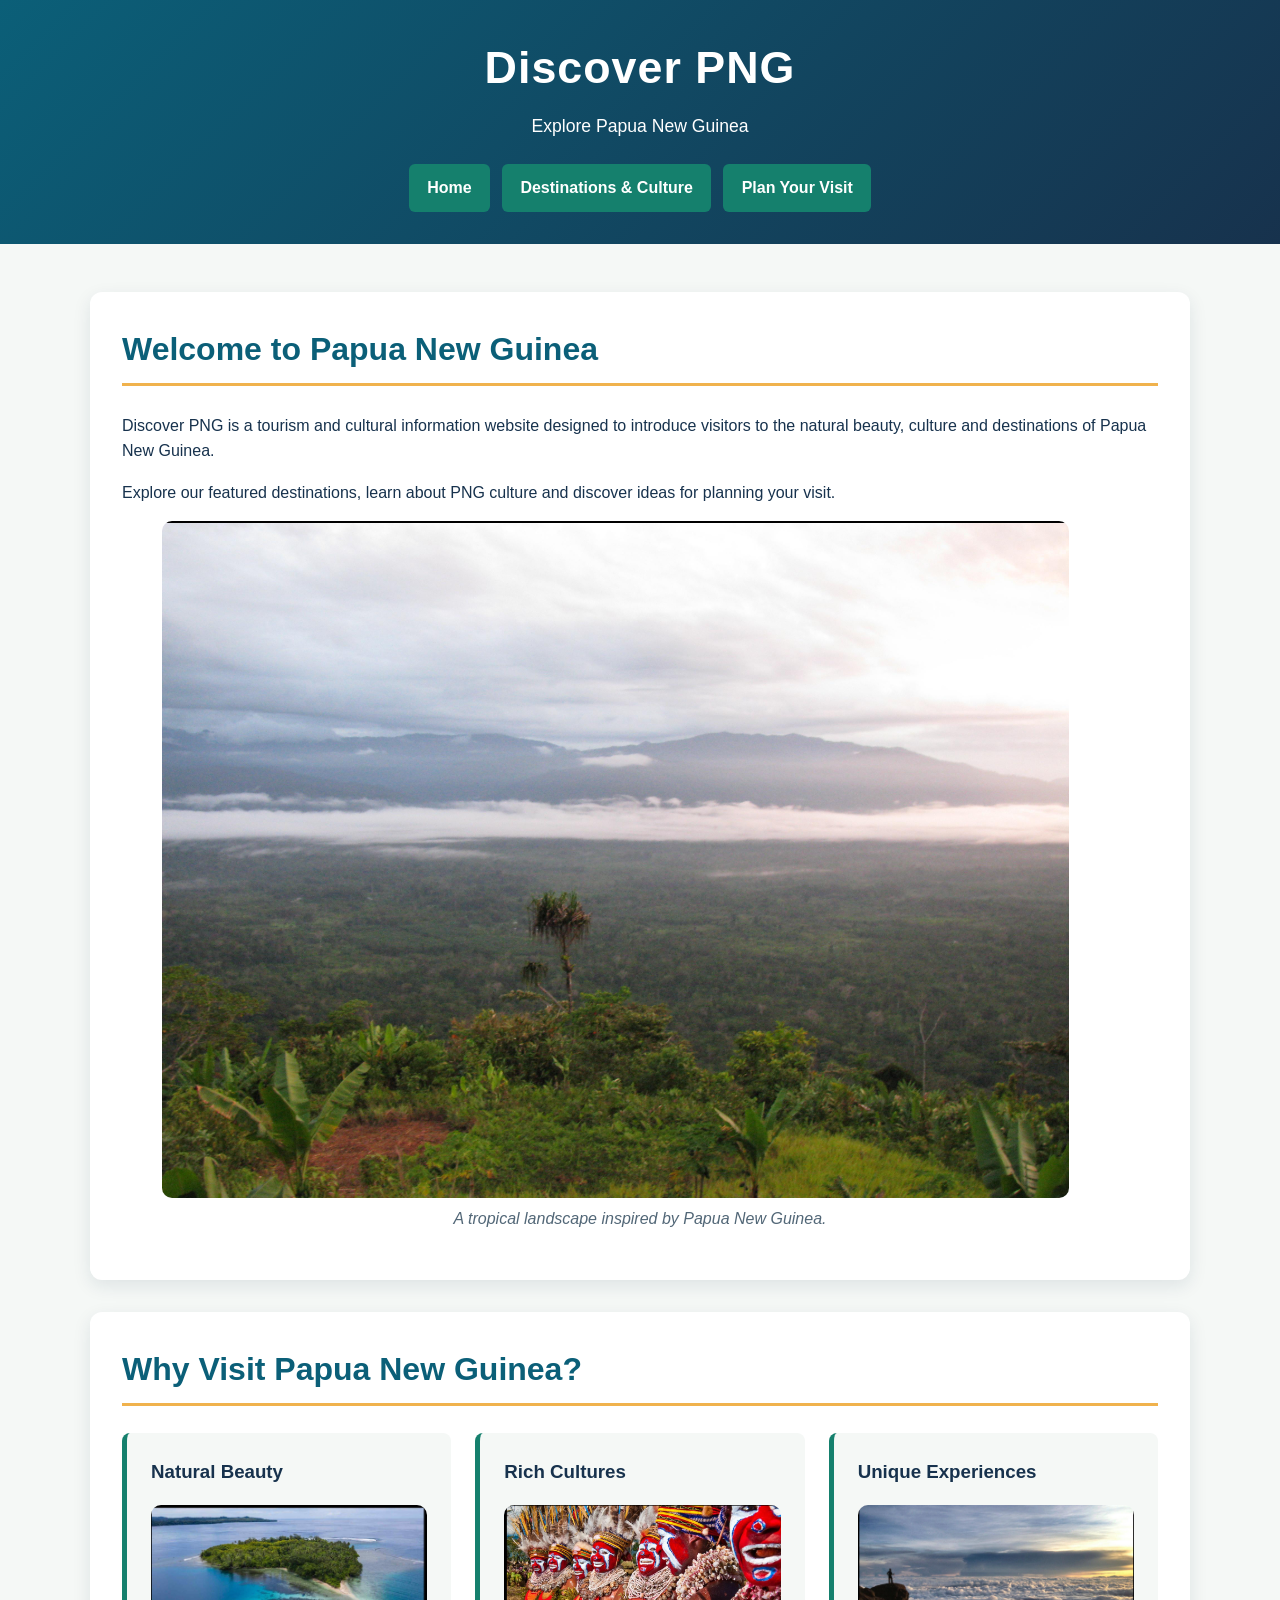
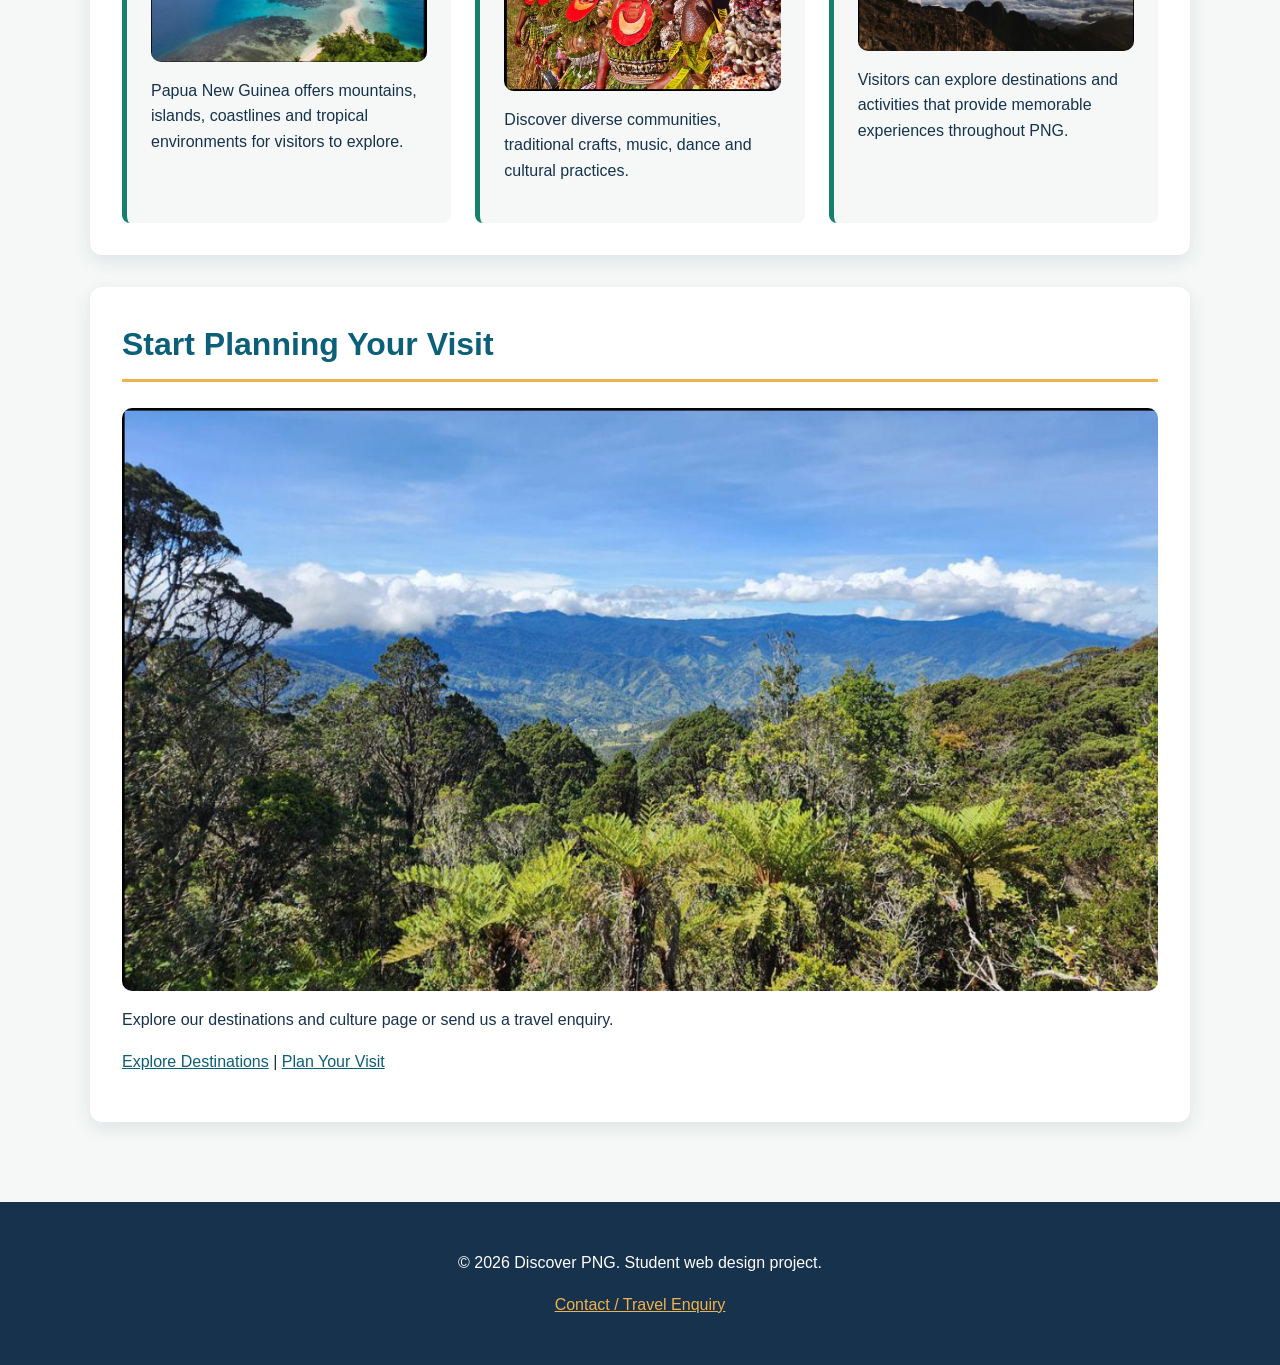
<file: index.html>
<!DOCTYPE html>
<html lang="en">

<head>
    <meta charset="UTF-8">

    <meta name="viewport" content="width=device-width, initial-scale=1.0">

    <meta name="description"
          content="Discover PNG is a tourism and cultural information website introducing Papua New Guinea's destinations, culture and travel experiences.">

    <title>Discover PNG | Explore Papua New Guinea</title>
    <link rel="stylesheet" href="css/style.css">
</head>
<body>

<header>
    <h1>Discover PNG</h1>
    <p>Explore Papua New Guinea</p>

    <nav aria-label="Main navigation">
        <ul>
            <li><a href="index.html" aria-current="page">Home</a></li>
            <li><a href="destinations.html">Destinations &amp; Culture</a></li>
            <li><a href="contact.html">Plan Your Visit</a></li>
        </ul>
    </nav>
</header>

<main>

    <section>
        <h2>Welcome to Papua New Guinea</h2>

        <p>
            Discover PNG is a tourism and cultural information website
            designed to introduce visitors to the natural beauty, culture
            and destinations of Papua New Guinea.
        </p>

        <p>
            Explore our featured destinations, learn about PNG culture
            and discover ideas for planning your visit.
        </p>

        <figure>
            <img src="assets/kokoda.png"
                 alt="Kokoda Track landscape in Papua New Guinea">
            <figcaption>
                A tropical landscape inspired by Papua New Guinea.
            </figcaption>
        </figure>
    </section>

    <section>
        <h2>Why Visit Papua New Guinea?</h2>
        <div class="feature-grid">

        <article>
            <h3>Natural Beauty</h3>

            <img src="assets/beach.png"
                 alt="Tropical beach and islands in Papua New Guinea">

            <p>
                Papua New Guinea offers mountains, islands, coastlines
                and tropical environments for visitors to explore.
            </p>
        </article>

        <article>
            <h3>Rich Cultures</h3>

            <img src="assets/culture.png"
                 alt="Traditional cultural celebration in Papua New Guinea">

            <p>
                Discover diverse communities, traditional crafts,
                music, dance and cultural practices.
            </p>
        </article>

        <article>
            <h3>Unique Experiences</h3>

            <img src="assets/mount-wilhelm.png"
                 alt="Mount Wilhelm in the Papua New Guinea Highlands">

            <p>
                Visitors can explore destinations and activities that
                provide memorable experiences throughout PNG.
            </p>
        </article>
        </div>
    </section>

    <section>
        <h2>Start Planning Your Visit</h2>
        <img src="assets/port-moresby.png"
             alt="Port Moresby, Papua New Guinea">
        <p>
            Explore our destinations and culture page or send us a
            travel enquiry.
        </p>

        <p>
            <a href="destinations.html">Explore Destinations</a>
            |
            <a href="contact.html">Plan Your Visit</a>
        </p>
    </section>

</main>

<footer>
    <p>&copy; 2026 Discover PNG. Student web design project.</p>

    <p>
        <a href="contact.html">Contact / Travel Enquiry</a>
    </p>
</footer>

</body>
</html>
</file>
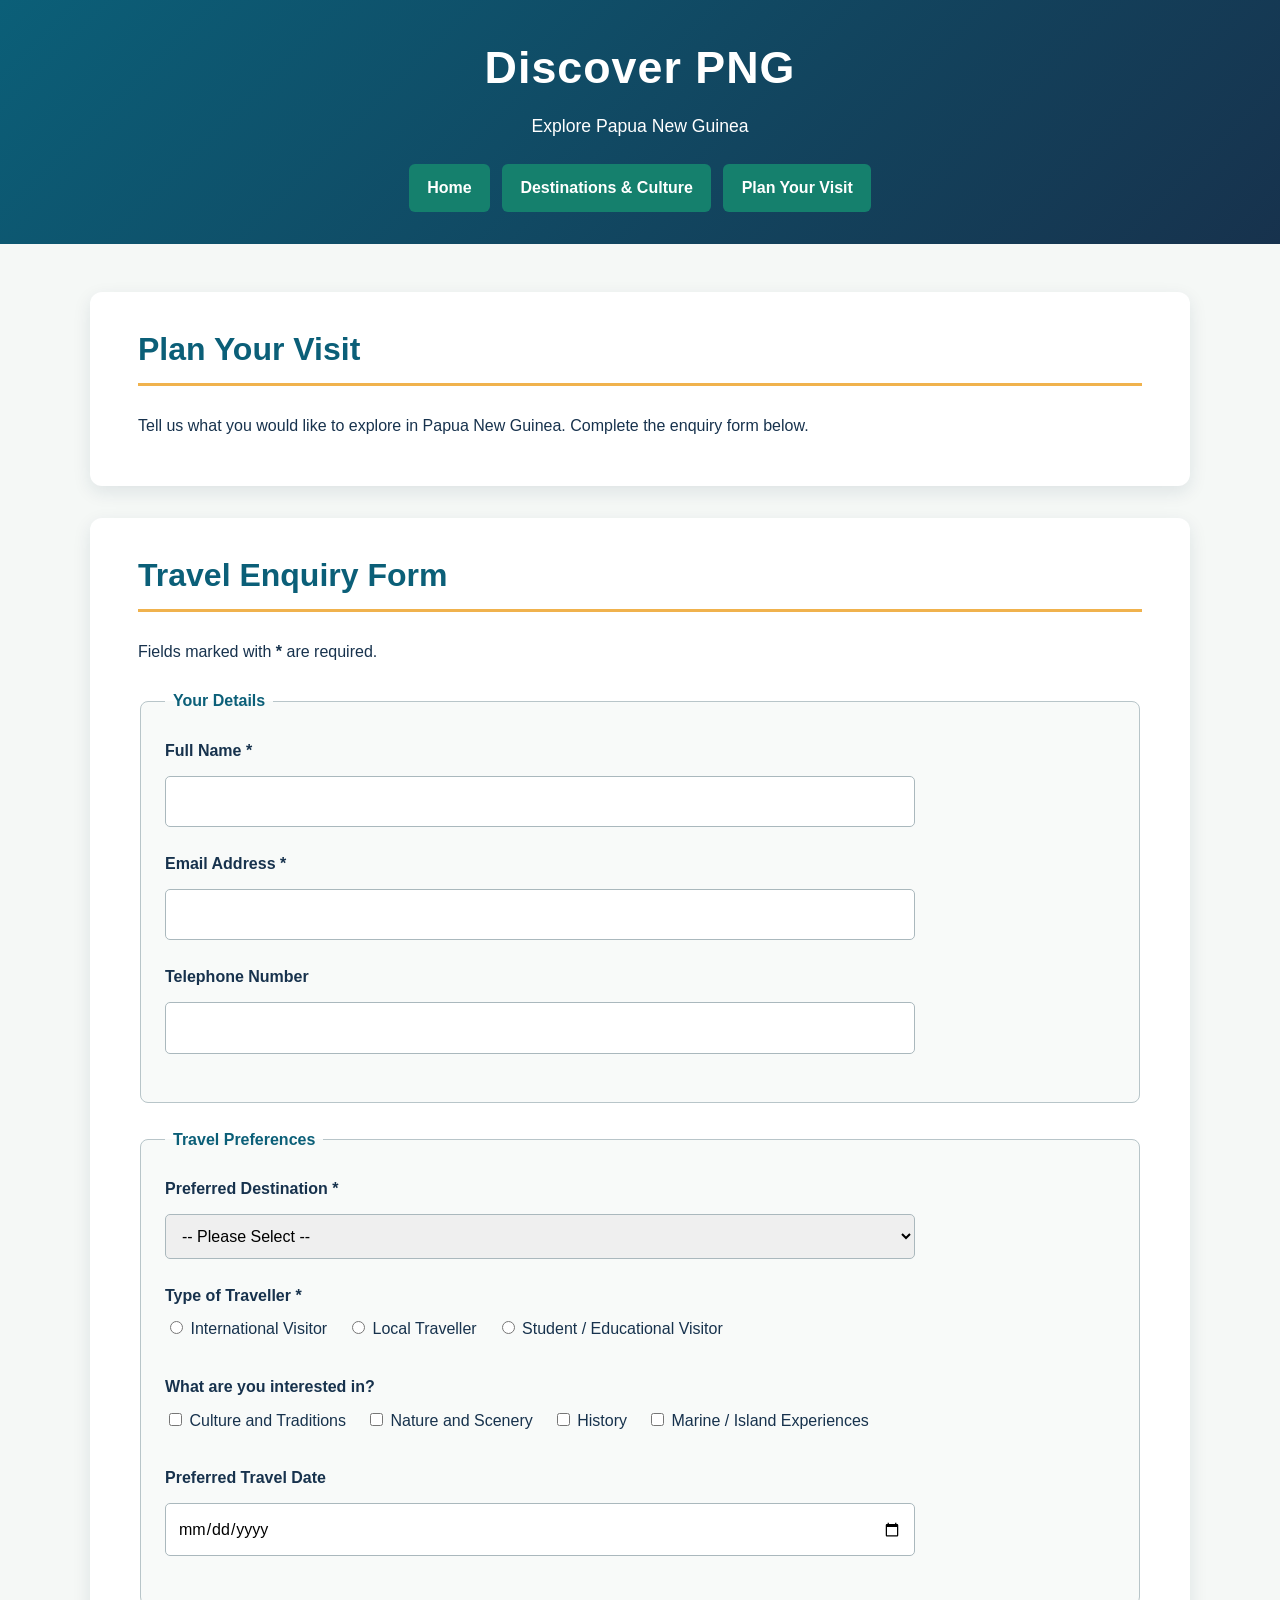
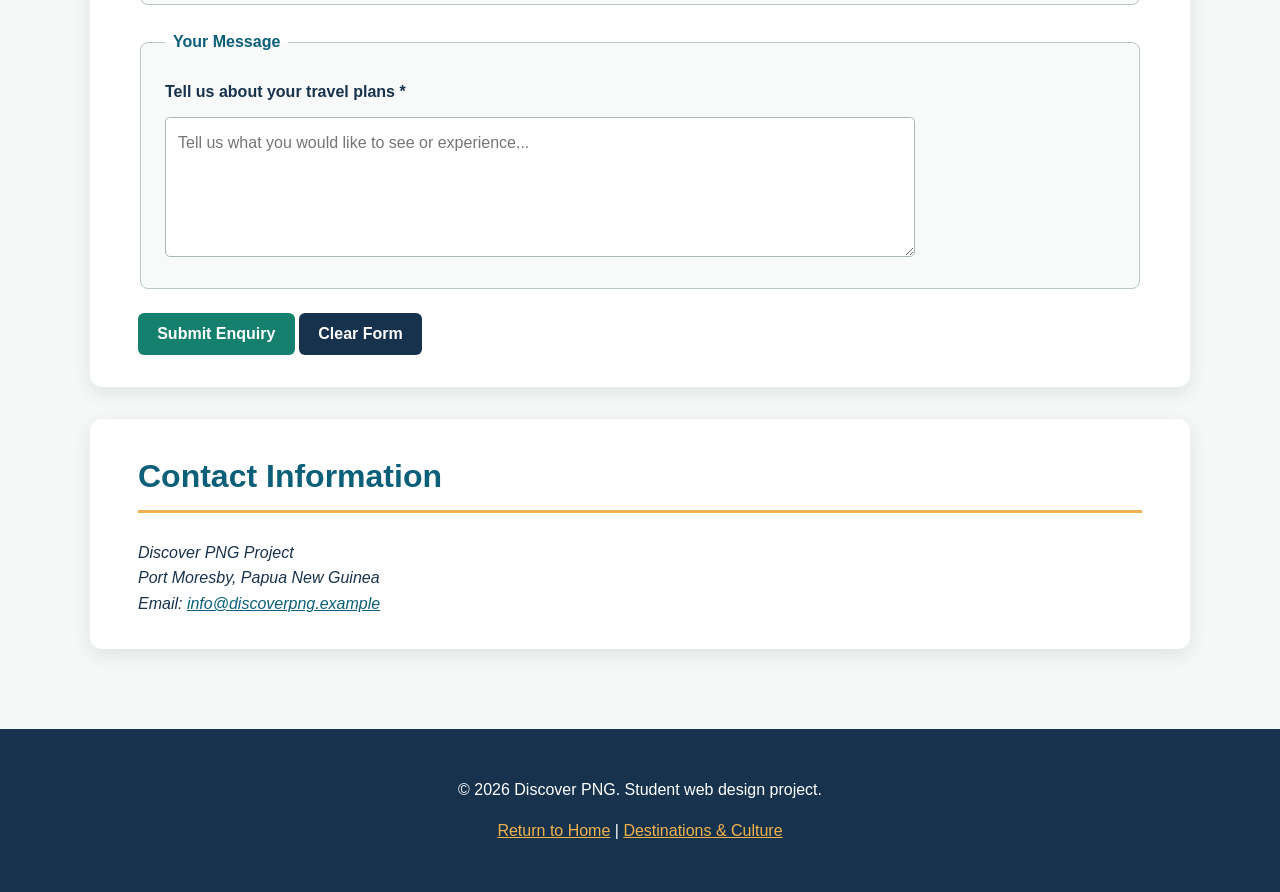
<file: contact.html>
<!DOCTYPE html>
<html lang="en">

<head>
    <meta charset="UTF-8">

    <meta name="viewport" content="width=device-width, initial-scale=1.0">

    <meta name="description"
          content="Send a travel enquiry to Discover PNG and share your preferred destination and activities.">

    <title>Plan Your Visit | Discover PNG</title>

    <link rel="stylesheet" href="css/style.css">
</head>

<body>

<header class="site-header">
    <div class="container">

        <h1>Discover PNG</h1>
        <p class="tagline">Explore Papua New Guinea</p>

        <nav aria-label="Main navigation">
            <ul class="nav-list">
                <li><a href="index.html">Home</a></li>
                <li><a href="destinations.html">Destinations &amp; Culture</a></li>
                <li><a href="contact.html" aria-current="page">Plan Your Visit</a></li>
            </ul>
        </nav>

    </div>
</header>

<main>

    <section class="page-banner">
        <div class="container">

            <h2>Plan Your Visit</h2>

            <p>
                Tell us what you would like to explore in Papua New Guinea.
                Complete the enquiry form below.
            </p>

        </div>
    </section>

    <section class="section">
        <div class="container form-section">

            <h2>Travel Enquiry Form</h2>

            <p class="form-intro">
                Fields marked with <strong>*</strong> are required.
            </p>
            <p id="form-feedback" role="status" aria-live="polite"></p>
            <form action="#" method="post">
                <fieldset>

                    <legend>Your Details</legend>

                    <div class="form-group">
                        <label for="full-name">Full Name *</label>

                        <input
                                type="text"
                                id="full-name"
                                name="full_name"
                                required
                                minlength="2"
                                autocomplete="name">
                    </div>

                    <div class="form-group">
                        <label for="email">Email Address *</label>

                        <input
                                type="email"
                                id="email"
                                name="email"
                                required
                                autocomplete="email">
                    </div>

                    <div class="form-group">
                        <label for="phone">Telephone Number</label>

                        <input
                                type="tel"
                                id="phone"
                                name="phone"
                                autocomplete="tel">
                    </div>

                </fieldset>

                <fieldset>

                    <legend>Travel Preferences</legend>

                    <div class="form-group">

                        <label class="form-label" for="destination">
                            Preferred Destination *
                        </label>

                        <select
                                id="destination"
                                name="destination"
                                required>

                            <option value="">
                                -- Please Select --
                            </option>

                            <option value="port-moresby">
                                Port Moresby
                            </option>

                            <option value="kokoda">
                                Kokoda
                            </option>

                            <option value="milne-bay">
                                Milne Bay
                            </option>

                            <option value="other">
                                Other / Not Sure
                            </option>

                        </select>

                    </div>

                    <div class="form-group">

                        <p class="form-label">
                            Type of Traveller *
                        </p>

                        <div class="choice-group">

                            <label>
                                <input
                                        type="radio"
                                        name="traveller_type"
                                        value="international"
                                        required>
                                International Visitor
                            </label>

                            <label>
                                <input
                                        type="radio"
                                        name="traveller_type"
                                        value="local">
                                Local Traveller
                            </label>

                            <label>
                                <input
                                        type="radio"
                                        name="traveller_type"
                                        value="student">
                                Student / Educational Visitor
                            </label>

                        </div>

                    </div>

                    <div class="form-group">

                        <p class="form-label">
                            What are you interested in?
                        </p>

                        <div class="choice-group">

                            <label>
                                <input
                                        type="checkbox"
                                        name="interest"
                                        value="culture">
                                Culture and Traditions
                            </label>

                            <label>
                                <input
                                        type="checkbox"
                                        name="interest"
                                        value="nature">
                                Nature and Scenery
                            </label>

                            <label>
                                <input
                                        type="checkbox"
                                        name="interest"
                                        value="history">
                                History
                            </label>

                            <label>
                                <input
                                        type="checkbox"
                                        name="interest"
                                        value="marine">
                                Marine / Island Experiences
                            </label>

                        </div>

                    </div>

                    <div class="form-group">

                        <label for="travel-date">
                            Preferred Travel Date
                        </label>

                        <input
                                type="date"
                                id="travel-date"
                                name="travel_date">

                    </div>

                </fieldset>

                <fieldset>
                    <legend>Your Message</legend>
                    <div class="message-field">
                        <label for="message">Tell us about your travel plans *</label>
                        <div>
        <textarea id="message"
                  name="message"
                  placeholder="Tell us what you would like to see or experience..."
                  required></textarea>
                        </div>
                    </div>
                </fieldset>

                <button class="button" type="submit">
                    Submit Enquiry
                </button>

                <button class="button secondary" type="reset">
                    Clear Form
                </button>

            </form>

        </div>
    </section>

    <section class="section">
        <div class="container">

            <h2>Contact Information</h2>

            <address>
                Discover PNG Project<br>
                Port Moresby, Papua New Guinea<br>
                Email:
                <a href="mailto:info@discoverpng.example">
                    info@discoverpng.example
                </a>
            </address>

        </div>
    </section>

</main>

<footer class="site-footer">
    <div class="container">

        <p>
            &copy; 2026 Discover PNG.
            Student web design project.
        </p>

        <p>
            <a href="index.html">Return to Home</a>
            |
            <a href="destinations.html">Destinations &amp; Culture</a>
        </p>

    </div>
</footer>
<script src="script.js"></script>
</body>
</html>
</file>
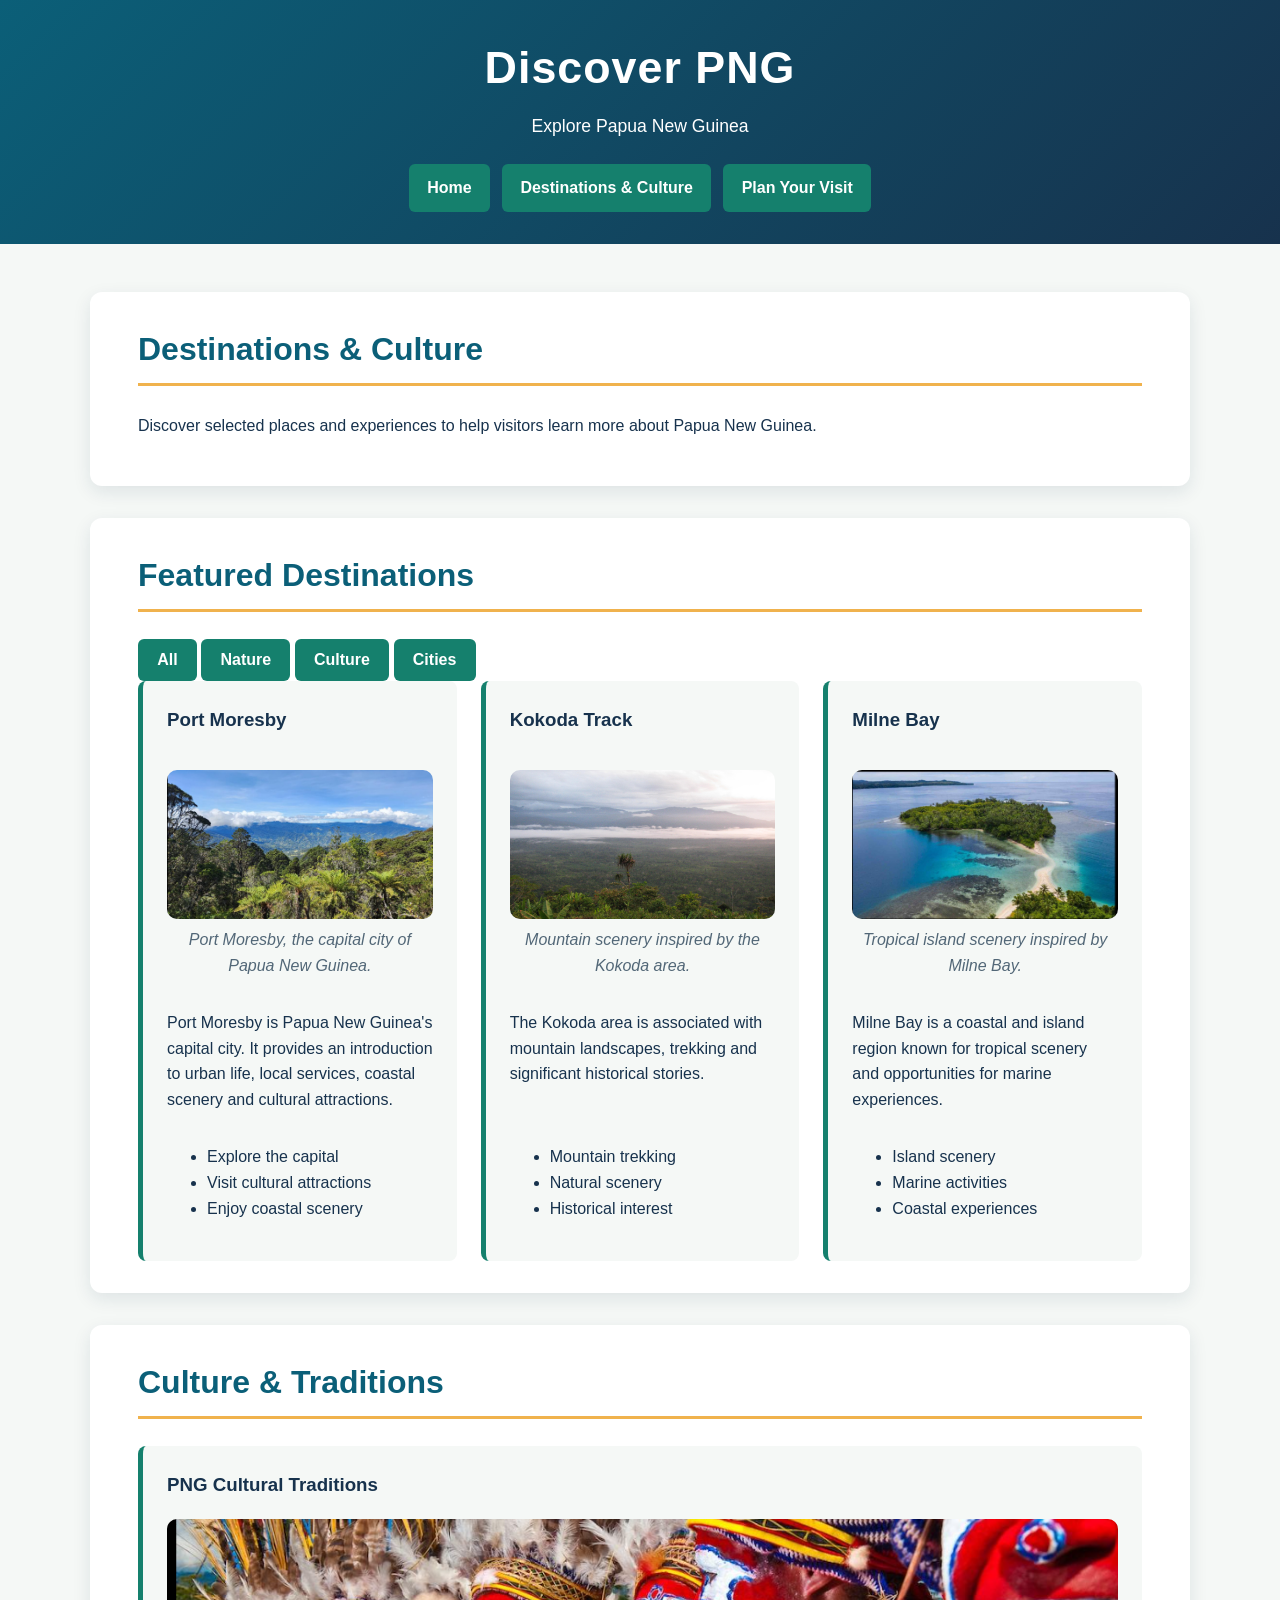
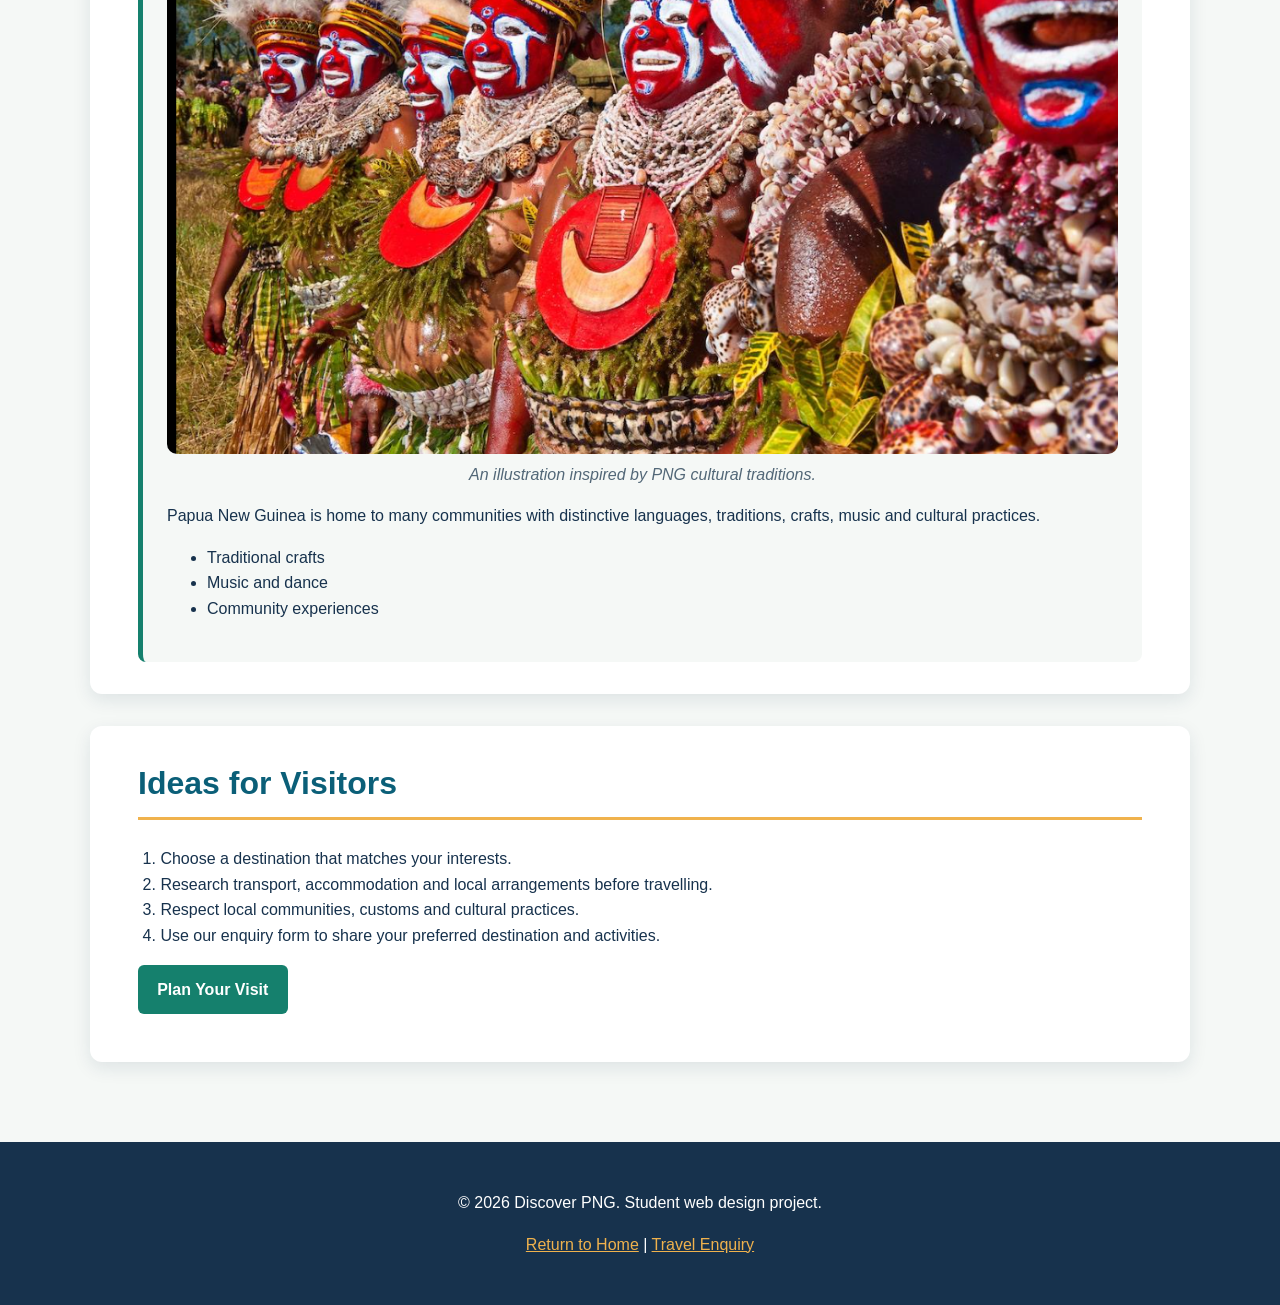
<file: destinations.html>
<!DOCTYPE html>
<html lang="en">

<head>
    <meta charset="UTF-8">
    <meta name="viewport" content="width=device-width, initial-scale=1.0">

    <meta name="description"
          content="Explore selected Papua New Guinea destinations, cultural experiences and activities.">

    <title>Destinations &amp; Culture | Discover PNG</title>

    <link rel="stylesheet" href="css/style.css">
</head>

<body>

<header class="site-header">
    <div class="container">
        <h1>Discover PNG</h1>
        <p class="tagline">Explore Papua New Guinea</p>

        <nav aria-label="Main navigation">
            <ul class="nav-list">
                <li><a href="index.html">Home</a></li>
                <li><a href="destinations.html" aria-current="page">Destinations &amp; Culture</a></li>
                <li><a href="contact.html">Plan Your Visit</a></li>
            </ul>
        </nav>
    </div>
</header>

<main>

    <section class="page-banner">
        <div class="container">
            <h2>Destinations &amp; Culture</h2>

            <p>
                Discover selected places and experiences to help visitors
                learn more about Papua New Guinea.
            </p>
        </div>
    </section>

    <section class="section">
        <div class="container">

            <h2>Featured Destinations</h2>

            <div class="destination-filters">
                <button type="button" class="filter-btn active" data-filter="all">All</button>
                <button type="button" class="filter-btn" data-filter="nature">Nature</button>
                <button type="button" class="filter-btn" data-filter="culture">Culture</button>
                <button type="button" class="filter-btn" data-filter="cities">Cities</button>
            </div>

            <div class="card-grid">

                <article class="card destination" data-category="cities">
                    <h3>Port Moresby</h3>

                    <figure>
                        <img src="assets/port-moresby.png"
                             alt="Illustration representing Port Moresby with a city skyline and coastline">

                        <figcaption>
                            Port Moresby, the capital city of Papua New Guinea.
                        </figcaption>
                    </figure>

                    <p>
                        Port Moresby is Papua New Guinea's capital city.
                        It provides an introduction to urban life, local
                        services, coastal scenery and cultural attractions.
                    </p>

                    <ul>
                        <li>Explore the capital</li>
                        <li>Visit cultural attractions</li>
                        <li>Enjoy coastal scenery</li>
                    </ul>
                </article>

                <article class="card destination" data-category="nature">
                    <h3>Kokoda Track</h3>

                    <figure>
                        <img src="assets/kokoda.png"
                             alt="Illustration of a forest mountain trail representing the Kokoda area">

                        <figcaption>
                            Mountain scenery inspired by the Kokoda area.
                        </figcaption>
                    </figure>

                    <p>
                        The Kokoda area is associated with mountain landscapes,
                        trekking and significant historical stories.
                    </p>

                    <ul>
                        <li>Mountain trekking</li>
                        <li>Natural scenery</li>
                        <li>Historical interest</li>
                    </ul>
                </article>

                <article class="card destination" data-category="nature">
                    <h3>Milne Bay</h3>

                    <figure>
                        <img src="assets/beach.png"
                             alt="Illustration of tropical islands and a traditional canoe">

                        <figcaption>
                            Tropical island scenery inspired by Milne Bay.
                        </figcaption>
                    </figure>

                    <p>
                        Milne Bay is a coastal and island region known for
                        tropical scenery and opportunities for marine
                        experiences.
                    </p>

                    <ul>
                        <li>Island scenery</li>
                        <li>Marine activities</li>
                        <li>Coastal experiences</li>
                    </ul>
                </article>

            </div>
        </div>
    </section>

    <section class="section">
        <div class="container">

            <h2>Culture &amp; Traditions</h2>

            <article class="card">
                <h3>PNG Cultural Traditions</h3>

                <figure>
                    <img src="assets/culture.png"
                         alt="Illustration representing traditional cultural patterns and a ceremonial bilum">

                    <figcaption>
                        An illustration inspired by PNG cultural traditions.
                    </figcaption>
                </figure>

                <p>
                    Papua New Guinea is home to many communities with
                    distinctive languages, traditions, crafts, music and
                    cultural practices.
                </p>

                <ul>
                    <li>Traditional crafts</li>
                    <li>Music and dance</li>
                    <li>Community experiences</li>
                </ul>
            </article>

        </div>
    </section>

    <section class="section">
        <div class="container">

            <h2>Ideas for Visitors</h2>

            <ol class="number-list">
                <li>Choose a destination that matches your interests.</li>
                <li>
                    Research transport, accommodation and local arrangements
                    before travelling.
                </li>
                <li>
                    Respect local communities, customs and cultural practices.
                </li>
                <li>
                    Use our enquiry form to share your preferred destination
                    and activities.
                </li>
            </ol>

            <p>
                <a class="button" href="contact.html">
                    Plan Your Visit
                </a>
            </p>

        </div>
    </section>

</main>

<footer class="site-footer">
    <div class="container">

        <p>
            &copy; 2026 Discover PNG.
            Student web design project.
        </p>

        <p>
            <a href="index.html">Return to Home</a>
            |
            <a href="contact.html">Travel Enquiry</a>
        </p>

    </div>
</footer>

<script src="script.js"></script>

</body>
</html>
</file>
<file: css/style.css>
/* Discover PNG - Assessment 3: Responsive HTML5 + CSS3 */

/* ---------- Design system ---------- */
:root {
    --navy: #17324d;
    --teal: #0b5f78;
    --green: #15806d;
    --gold: #f0b24d;
    --cream: #f5f8f6;
    --white: #ffffff;
    --text-muted: #526777;
    --border: #b8c5c9;
    --shadow: 0 6px 18px rgba(23, 50, 77, 0.10);
    --radius: 12px;
    --content-width: 1100px;
    --space-1: 0.5rem;
    --space-2: 0.75rem;
    --space-3: 1rem;
    --space-4: 1.5rem;
    --space-5: 2rem;
    --space-6: 3rem;
}

* {
    box-sizing: border-box;
}

html {
    scroll-behavior: smooth;
}

body {
    margin: 0;
    font-family: Arial, Helvetica, sans-serif;
    line-height: 1.6;
    color: var(--navy);
    background: var(--cream);
}

img {
    max-width: 100%;
    height: auto;
    display: block;
    border-radius: 10px;
}

a {
    color: var(--teal);
}

a:hover {
    color: var(--green);
}

/* ---------- Shared container ---------- */
.container,
main {
    width: min(100% - 2rem, var(--content-width));
    margin-inline: auto;
}

/* ---------- Header + Flexbox navigation ---------- */
.site-header,
header {
    background: linear-gradient(135deg, var(--teal), var(--navy));
    color: var(--white);
    padding: var(--space-5) 0;
}

.site-header .container,
header {
    text-align: center;
}

header h1 {
    margin: 0;
    font-size: clamp(2rem, 5vw, 2.8rem);
    letter-spacing: 1px;
}

header p,
.tagline {
    margin: var(--space-1) 0 var(--space-4);
    font-size: 1.1rem;
}

nav ul,
.nav-list {
    list-style: none;
    padding: 0;
    margin: 0;
    display: flex; /* A3 Flexbox */
    justify-content: center;
    align-items: center;
    flex-wrap: wrap;
    gap: var(--space-2);
}

nav li {
    margin: 0;
}

nav a {
    display: inline-block;
    color: var(--white);
    text-decoration: none;
    background: var(--green);
    padding: 0.7rem 1.15rem;
    border-radius: 6px;
    font-weight: bold;
    transition: transform 0.2s ease, background-color 0.2s ease;
}

nav a:hover {
    background: var(--gold);
    color: var(--navy);
    transform: translateY(-1px);
}

/* ---------- Main content ---------- */
main {
    padding: var(--space-6) 0;
}

section {
    background: var(--white);
    margin-bottom: var(--space-5);
    padding: clamp(1.25rem, 3vw, 2rem);
    border-radius: var(--radius);
    box-shadow: var(--shadow);
}

section h2 {
    color: var(--teal);
    margin-top: 0;
    font-size: clamp(1.6rem, 3vw, 2rem);
    border-bottom: 3px solid var(--gold);
    padding-bottom: var(--space-1);
}

article {
    margin-top: var(--space-4);
    padding: var(--space-4);
    background: var(--cream);
    border-left: 5px solid var(--green);
    border-radius: 8px;
}

article h3 {
    margin-top: 0;
    color: var(--navy);
}

/* ---------- CSS Grid layouts ---------- */
/* Meaningful two-dimensional layout for A3 */
.feature-grid,
.card-grid {
    display: grid; /* A3 CSS Grid */
    grid-template-columns: repeat(3, minmax(0, 1fr));
    gap: var(--space-4);
    align-items: stretch;
}

.feature-grid article,
.card-grid .card {
    margin-top: 0;
    display: flex;
    flex-direction: column;
}

.feature-grid article p,
.card-grid .card p {
    flex-grow: 1;
}

/* ---------- Destination cards ---------- */
.card figure {
    margin: var(--space-3) 0;
}

.card img {
    width: 100%;
    aspect-ratio: 16 / 9;
    object-fit: cover;
}

figcaption {
    margin-top: var(--space-1);
    font-style: italic;
    color: var(--text-muted);
    text-align: center;
}

.number-list {
    padding-left: 1.4rem;
}

/* ---------- Buttons ---------- */
.button,
button {
    display: inline-block;
    background: var(--green);
    color: var(--white);
    border: 0;
    border-radius: 6px;
    padding: 0.75rem 1.2rem;
    font-size: 1rem;
    font-weight: bold;
    cursor: pointer;
    text-decoration: none;
    transition: background-color 0.2s ease, transform 0.2s ease;
}

.button:hover,
button:hover {
    background: var(--teal);
    color: var(--white);
    transform: translateY(-1px);
}

.button.secondary {
    background: var(--navy);
}

.button.secondary:hover {
    background: var(--teal);
}

/* ---------- Forms ---------- */
form {
    margin-top: var(--space-4);
}

fieldset {
    border: 1px solid var(--border);
    border-radius: 8px;
    padding: var(--space-4);
    margin-bottom: var(--space-4);
    background: #f8faf9;
}

legend {
    font-weight: bold;
    color: var(--teal);
    padding: 0 var(--space-1);
}

.form-group {
    margin-bottom: var(--space-4);
}

label,
.form-label {
    display: block;
    margin-bottom: var(--space-1);
    font-weight: 600;
}

.choice-group {
    display: flex; /* A3 Flexbox */
    flex-wrap: wrap;
    gap: 0.75rem 1.25rem;
}

.choice-group label {
    font-weight: normal;
}

input[type="text"],
input[type="email"],
input[type="tel"],
input[type="date"],
select,
textarea {
    width: 100%;
    max-width: 750px;
    padding: 0.75rem;
    margin-top: 0.25rem;
    border: 1px solid #aab8bd;
    border-radius: 5px;
    font: inherit;
}

textarea {
    min-height: 140px;
    resize: vertical;
}

/* ---------- Footer ---------- */
.site-footer,
footer {
    background: var(--navy);
    color: var(--white);
    text-align: center;
    padding: var(--space-5) 1rem;
}

footer a {
    color: var(--gold);
}

footer a:hover {
    color: var(--white);
}

/* ---------- Accessibility / focus ---------- */
a:focus-visible,
button:focus-visible,
input:focus-visible,
select:focus-visible,
textarea:focus-visible {
    outline: 3px solid var(--gold);
    outline-offset: 3px;
}

@media (prefers-reduced-motion: reduce) {
    html {
        scroll-behavior: auto;
    }

    *,
    *::before,
    *::after {
        transition-duration: 0.01ms !important;
        animation-duration: 0.01ms !important;
    }
}

/* ---------- Tablet: 600-900px ---------- */
@media (max-width: 900px) {
    .feature-grid,
    .card-grid {
        grid-template-columns: repeat(2, minmax(0, 1fr));
    }

    main {
        padding-block: 2rem;
    }
}

/* ---------- Mobile: 320-480px ---------- */
@media (max-width: 700px) {
    .container,
    main {
        width: min(100% - 1.5rem, var(--content-width));
    }

    .site-header,
    header {
        padding-block: 1.5rem;
    }

    nav ul,
    .nav-list {
        flex-direction: column;
        align-items: stretch;
    }

    nav a {
        width: 100%;
        text-align: center;
    }

    main {
        padding-block: 1rem;
    }

    section {
        padding: 1.25rem;
        margin-bottom: 1rem;
    }

    .feature-grid,
    .card-grid {
        grid-template-columns: 1fr;
    }

    article {
        padding: 1rem;
    }

    .choice-group {
        flex-direction: column;
        gap: 0.5rem;
    }

    .button,
    button {
        width: 100%;
        text-align: center;
        margin: 0 0 0.6rem;
    }
}

/* Very narrow phones: keep content comfortable */
@media (max-width: 380px) {
    header h1 {
        font-size: 1.9rem;
    }

    section h2 {
        font-size: 1.45rem;
    }
}
</file>
